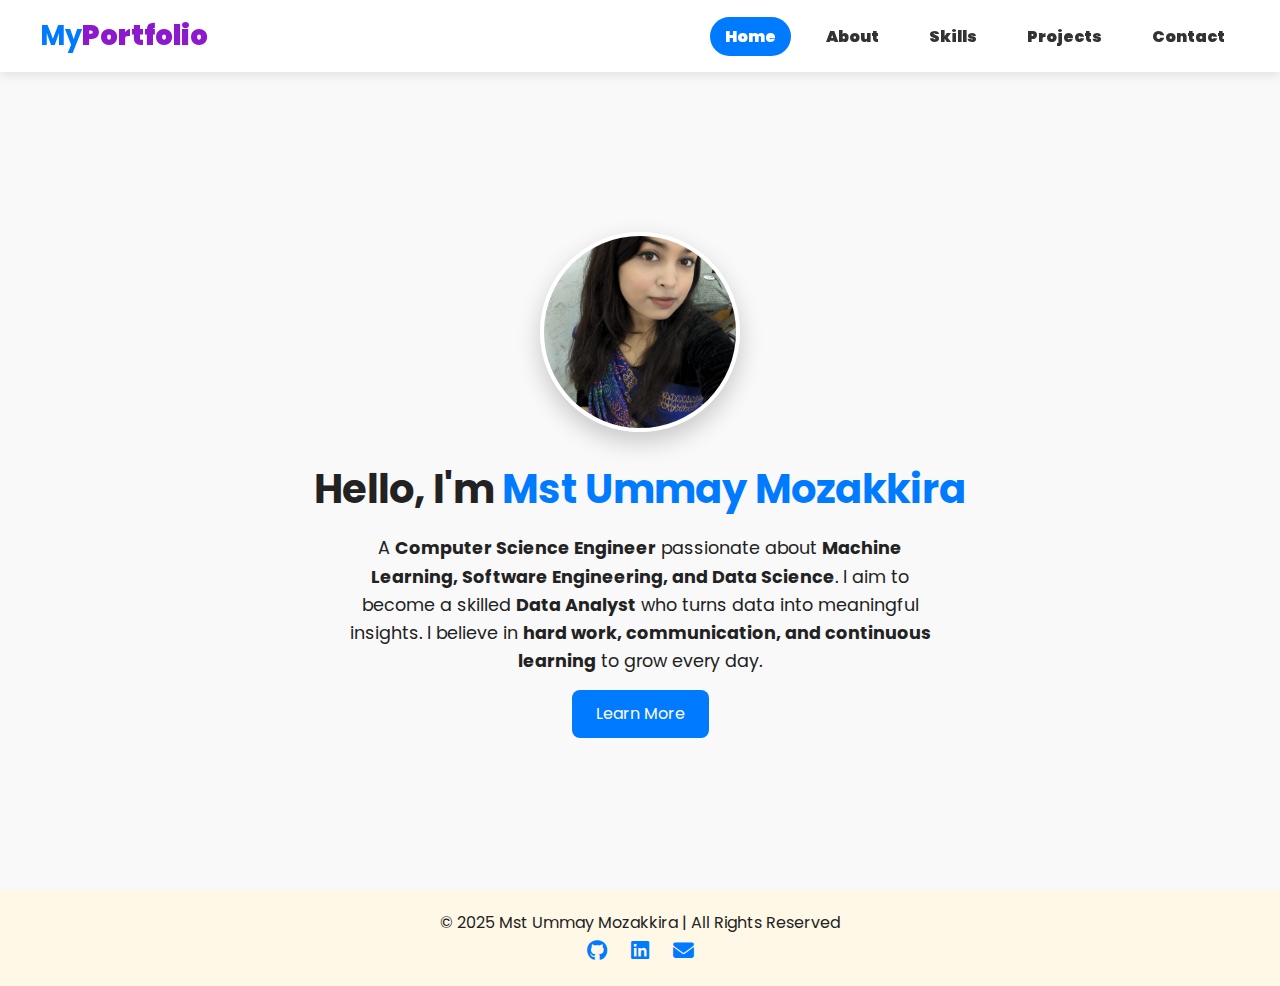
<file: index.html>
<!DOCTYPE html>
<html lang="en">
<head>
  <meta charset="UTF-8" />
  <meta name="viewport" content="width=device-width, initial-scale=1.0" />
  <meta name="description" content="Portfolio of Mst Ummay Mozakkira — Computer Science Engineer passionate about Machine Learning, Software Engineering, and Data Science." />
  <title>Mst Ummay Mozakkira — Portfolio</title>

  <!-- Icons -->
  <link rel="stylesheet" href="https://cdnjs.cloudflare.com/ajax/libs/font-awesome/6.7.1/css/all.min.css" />

  <!-- Main CSS -->
  <link rel="stylesheet" href="style.css" />
</head>
<body>

  <!-- Navigation -->
  <nav>
    <div class="nav-container">
      <div class="logo">My<span><b>Portfolio</b></span></div>

      <div class="hamburger"><i class="fa fa-bars"></i></div>

      <ul class="nav-links">
        <li><a href="index.html" class="active"><b>Home</b></a></li>
        <li><a href="about.html"><b>About</b></a></li>
        <li><a href="skill.html"><b>Skills</b></a></li>
        <li><a href="project.html"><b>Projects</b></a></li>
        <li><a href="contact.html"><b>Contact</b></a></li>
      </ul>
    </div>
  </nav>

  <!-- Hero Section -->
  <section class="hero">
    <div class="hero-image">
      <img src="images/d.jpg" alt="Mst Ummay Mozakkira">
    </div>

    <div class="hero-content">
      <h1>Hello, I'm <span>Mst Ummay Mozakkira</span></h1>

      <p>
        A <b>Computer Science Engineer</b> passionate about
        <b>Machine Learning, Software Engineering, and Data Science</b>.  
        I aim to become a skilled <b>Data Analyst</b> who turns data into meaningful insights.  
        I believe in <b>hard work, communication, and continuous learning</b> to grow every day.
      </p>

      <a href="about.html" class="btn">Learn More</a>
    </div>
  </section>

  <!-- Footer -->
  <footer>
    <p>© 2025 Mst Ummay Mozakkira | All Rights Reserved</p>

    <div class="socials">
      <a href="https://github.com/UmmayMozakkira" target="_blank"><i class="fab fa-github"></i></a>
      <a href="https://www.linkedin.com/in/mst-ummay-mozakkira-a36a51292/" target="_blank"><i class="fab fa-linkedin"></i></a>
      <a href="mailto:mozakkira2205101502@diu.edu.bd"><i class="fa fa-envelope"></i></a>
    </div>
  </footer>

  <script src="script.js"></script>
</body>
</html>
</file>
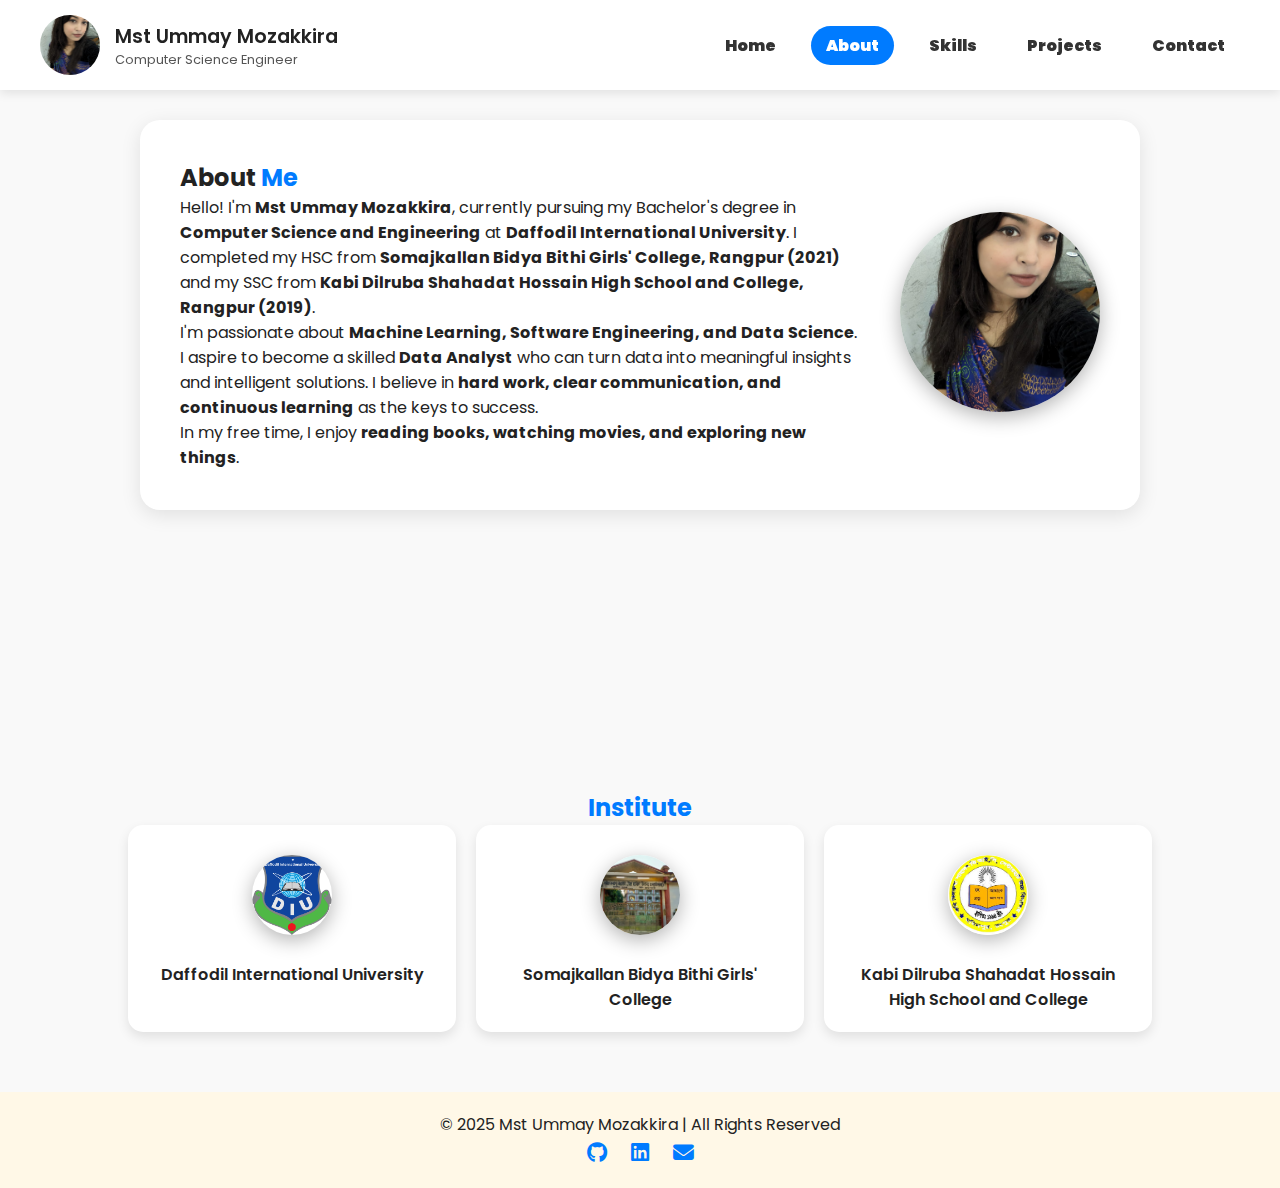
<file: about.html>
<!DOCTYPE html>
<html lang="en">
<head>
  <meta charset="UTF-8" />
  <meta name="viewport" content="width=device-width, initial-scale=1.0" />
  <title>About Me | Mst Ummay Mozakkira</title>
  <link rel="stylesheet" href="style.css" />
  <link rel="stylesheet" href="https://cdnjs.cloudflare.com/ajax/libs/font-awesome/6.7.1/css/all.min.css" />
</head>
<body>
  <nav>
    <div class="nav-container">
      <div class="logo-container">
        <img src="images/d.jpg" alt="Mst Ummay Mozakkira" class="logo-img">
        <div class="logo-text">
          <h1>Mst Ummay Mozakkira</h1>
          <p>Computer Science Engineer</p>
        </div>
      </div>

      <div class="hamburger"><i class="fa fa-bars"></i></div>

      <ul class="nav-links">
        <li><a href="index.html"><b>Home</b></a></li>
        <li><a href="about.html" class="active"><b>About</b></a></li>
        <li><a href="skill.html"><b>Skills</b></a></li>
        <li><a href="project.html"><b>Projects</b></a></li>
        <li><a href="contact.html"><b>Contact</b></a></li>
      </ul>
    </div>
  </nav>

  <section class="about-section">
    <div class="about-container">
      <div class="about-text">
        <h2>About <span>Me</span></h2>
        <p>
          Hello! I'm <b>Mst Ummay Mozakkira</b>, currently pursuing my Bachelor's degree in 
          <b>Computer Science and Engineering</b> at <b>Daffodil International University</b>.
          I completed my HSC from <b>Somajkallan Bidya Bithi Girls' College, Rangpur (2021)</b> 
          and my SSC from <b>Kabi Dilruba Shahadat Hossain High School and College, Rangpur (2019)</b>.
        </p>
        <p>
          I'm passionate about <b>Machine Learning, Software Engineering, and Data Science</b>.  
          I aspire to become a skilled <b>Data Analyst</b> who can turn data into meaningful insights and intelligent solutions.  
          I believe in <b>hard work, clear communication, and continuous learning</b> as the keys to success.
        </p>
        <p>
          In my free time, I enjoy <b>reading books, watching movies, and exploring new things</b>.
        </p>
      </div>

      <div class="about-img">
        <img src="images/d.jpg" alt="Mst Ummay Mozakkira">
      </div>
    </div>
  </section>

  <!-- Institute Section -->
  <section class="projects-section">
    <div class="projects-container">
      <h2><span>Institute</span></h2>
      <div class="projects-grid">
        <div class="project-card">
          <div class="about-img">
            <img src="images/Daffodil_International_University_Monogram.svg.png" alt="DIU">
          </div>
          <h3>Daffodil International University</h3>
        </div>
        <div class="project-card">
          <div class="about-img">
            <img src="images/som.jpg" alt="Somajkallan">
          </div>
          <h3>Somajkallan Bidya Bithi Girls' College</h3>
        </div>
        <div class="project-card">
          <div class="about-img">
            <img src="images/kabi.jpeg" alt="Kabi">
          </div>
          <h3>Kabi Dilruba Shahadat Hossain High School and College</h3>
        </div>
      </div>
    </div>
  </section>

  <footer>
    <p>© 2025 Mst Ummay Mozakkira | All Rights Reserved</p>
    <div class="socials">
      <a href="#" aria-label="GitHub"><i class="fab fa-github"></i></a>
      <a href="#" aria-label="LinkedIn"><i class="fab fa-linkedin"></i></a>
      <a href="#" aria-label="Email"><i class="fa fa-envelope"></i></a>
    </div>
  </footer>

  <script src="script.js"></script>
</body>
</html>
</file>
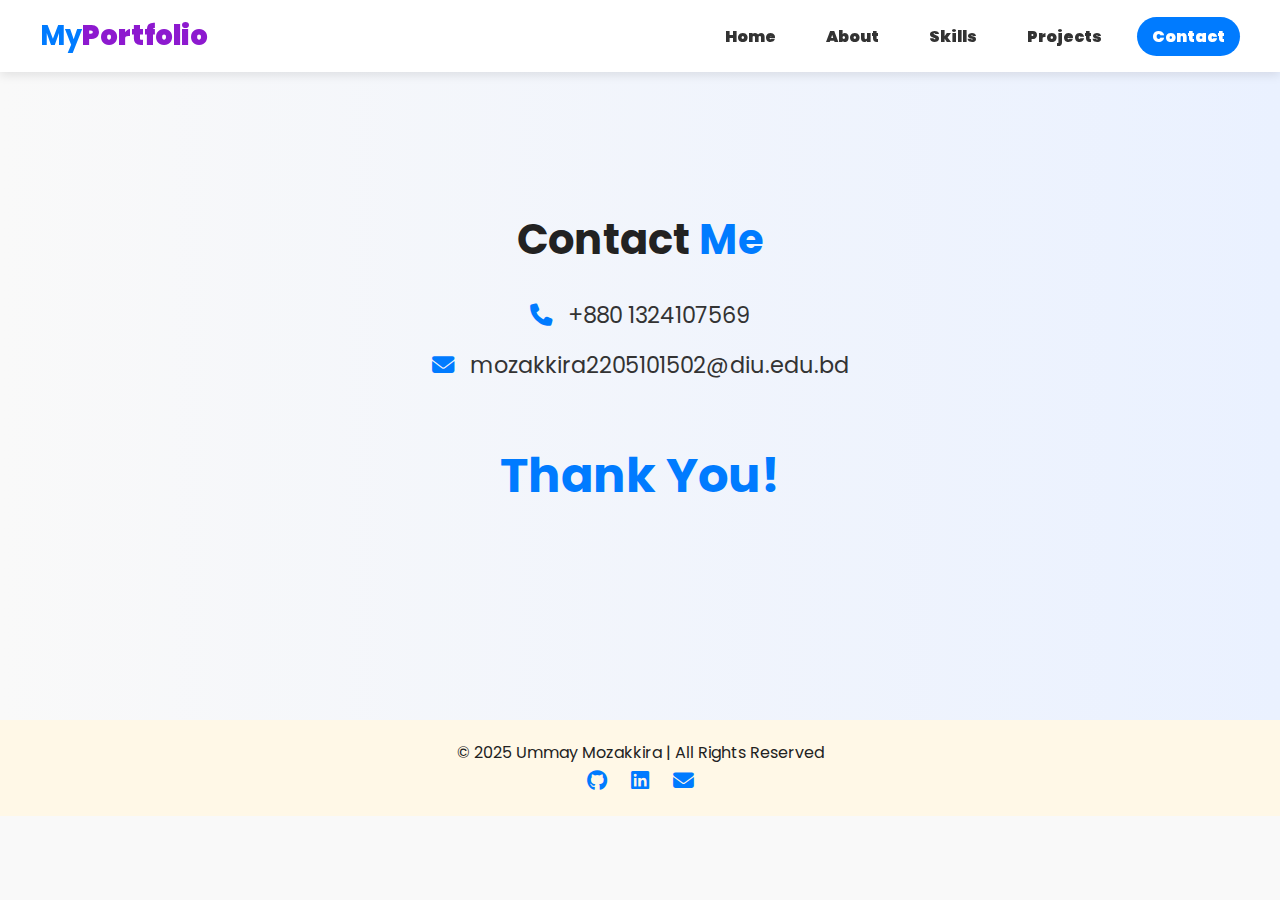
<file: contact.html>
<!DOCTYPE html>
<html lang="en">
<head>
  <meta charset="UTF-8" />
  <meta name="viewport" content="width=device-width, initial-scale=1.0" />
  <meta name="description" content="Portfolio of Ummay Mozakkira — Computer Science Engineer skilled in AI, Data Science, and software projects." />
  <title>Contact | Ummay Mozakkira</title>
  <link rel="stylesheet" href="https://cdnjs.cloudflare.com/ajax/libs/font-awesome/6.7.1/css/all.min.css" />
  <link rel="stylesheet" href="style.css" />
</head>
<body>
  <!-- Navigation -->
  <nav>
    <div class="nav-container">
      <div class="logo">My<span><b>Portfolio</b></span></div>
      <div class="hamburger"><i class="fa fa-bars"></i></div>
      <ul class="nav-links">
        <li><a href="index.html"><b>Home</b></a></li>
        <li><a href="about.html"><b>About</b></a></li>
        <li><a href="skill.html"><b>Skills</b></a></li>
        <li><a href="project.html"><b>Projects</b></a></li>
        <li><a href="contact.html" class="active"><b>Contact</b></a></li>
      </ul>
    </div>
  </nav>

  <!-- Contact Section -->
  <section class="contact-section">
    <h1>Contact <span>Me</span></h1>
    <div class="contact-info">
      <p><i class="fa fa-phone"></i> +880 1324107569</p>
      <p><i class="fa fa-envelope"></i> mozakkira2205101502@diu.edu.bd</p>
    </div>
    <div class="thank-you">Thank You!</div>
  </section>

  <footer>
    <p>© 2025 Ummay Mozakkira | All Rights Reserved</p>
    <div class="socials">
      <a href="https://github.com/UmmayMozakkira" target="_blank" aria-label="GitHub"><i class="fab fa-github"></i></a>
      <a href="https://www.linkedin.com/in/mst-ummay-mozakkira-a36a51292/" target="_blank" aria-label="LinkedIn"><i class="fab fa-linkedin"></i></a>
      <a href="mailto:mozakkira2205101502@diu.edu.bd" aria-label="Email"><i class="fa fa-envelope"></i></a>
    </div>
  </footer>

  <script src="script.js"></script>
</body>
</html>
</file>
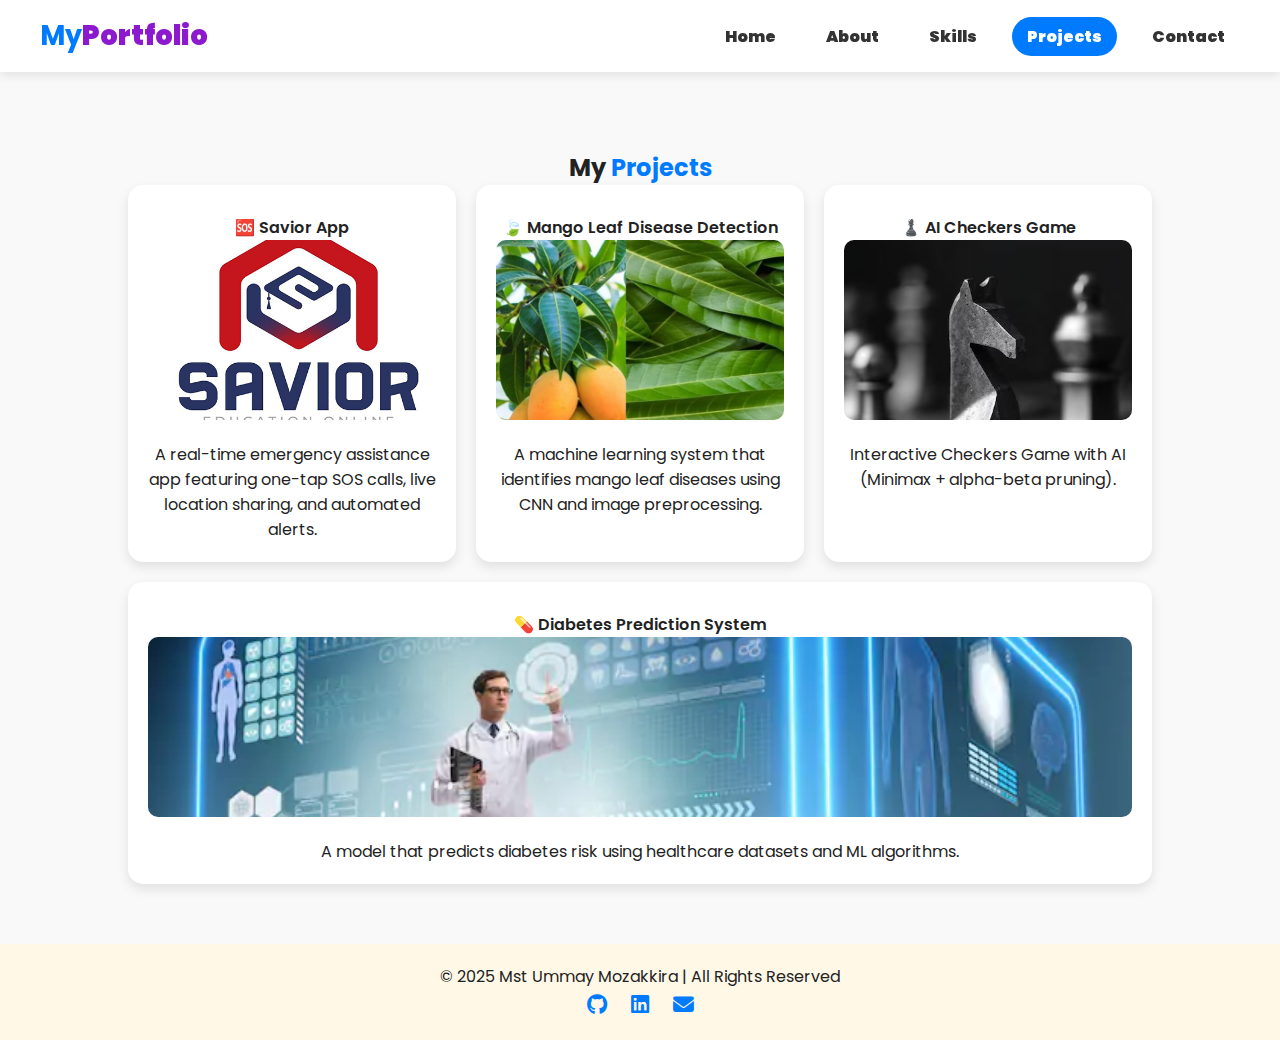
<file: project.html>
<!DOCTYPE html>
<html lang="en">
<head>
  <meta charset="UTF-8" />
  <meta name="viewport" content="width=device-width, initial-scale=1.0" />
  <title>Projects | Mst Ummay Mozakkira</title>

  <link rel="stylesheet" href="https://cdnjs.cloudflare.com/ajax/libs/font-awesome/6.7.1/css/all.min.css" />
  <link rel="stylesheet" href="style.css" />
</head>
<body>
  <!-- Navigation -->
  <nav>
    <div class="nav-container">
      <div class="logo">My<span><b>Portfolio</b></span></div>
      <div class="hamburger"><i class="fa fa-bars"></i></div>
      <ul class="nav-links">
        <li><a href="index.html"><b>Home</b></a></li>
        <li><a href="about.html"><b>About</b></a></li>
        <li><a href="skill.html"><b>Skills</b></a></li>
        <li><a href="project.html" class="active"><b>Projects</b></a></li>
        <li><a href="contact.html"><b>Contact</b></a></li>
      </ul>
    </div>
  </nav>

  <!-- Projects Section -->
  <section class="projects-section">
    <div class="projects-container">

      <h2>My <span>Projects</span></h2>

      <div class="projects-grid">

        <div class="project-card">
          <h3>🆘 Savior App</h3>
          <img src="images/savior.png" alt="Savior Project">
          <p>A real-time emergency assistance app featuring one-tap SOS calls, live location sharing, and automated alerts.</p>
        </div>

        <div class="project-card">
          <h3>🍃 Mango Leaf Disease Detection</h3>
          <img src="images/mango.jpg" alt="Mango Leaf Project">
          <p>A machine learning system that identifies mango leaf diseases using CNN and image preprocessing.</p>
        </div>

        <div class="project-card">
          <h3>♟️ AI Checkers Game</h3>
          <img src="images/game.jpg" alt="AI Checkers Game">
          <p>Interactive Checkers Game with AI (Minimax + alpha-beta pruning).</p>
        </div>

        <div class="project-card">
          <h3>💊 Diabetes Prediction System</h3>
          <img src="images/diab.webp" alt="Diabetes Prediction System">
          <p>A model that predicts diabetes risk using healthcare datasets and ML algorithms.</p>
        </div>

      </div>
    </div>
  </section>

  <footer>
    <p>© 2025 Mst Ummay Mozakkira | All Rights Reserved</p>
    <div class="socials">
      <a href="https://github.com/UmmayMozakkira" target="_blank"><i class="fab fa-github"></i></a>
      <a href="https://www.linkedin.com/in/mst-ummay-mozakkira-a36a51292/" target="_blank"><i class="fab fa-linkedin"></i></a>
      <a href="mailto:mozakkira2205101502@diu.edu.bd"><i class="fa fa-envelope"></i></a>
    </div>
  </footer>

  <script src="script.js"></script>
</body>
</html>
</file>
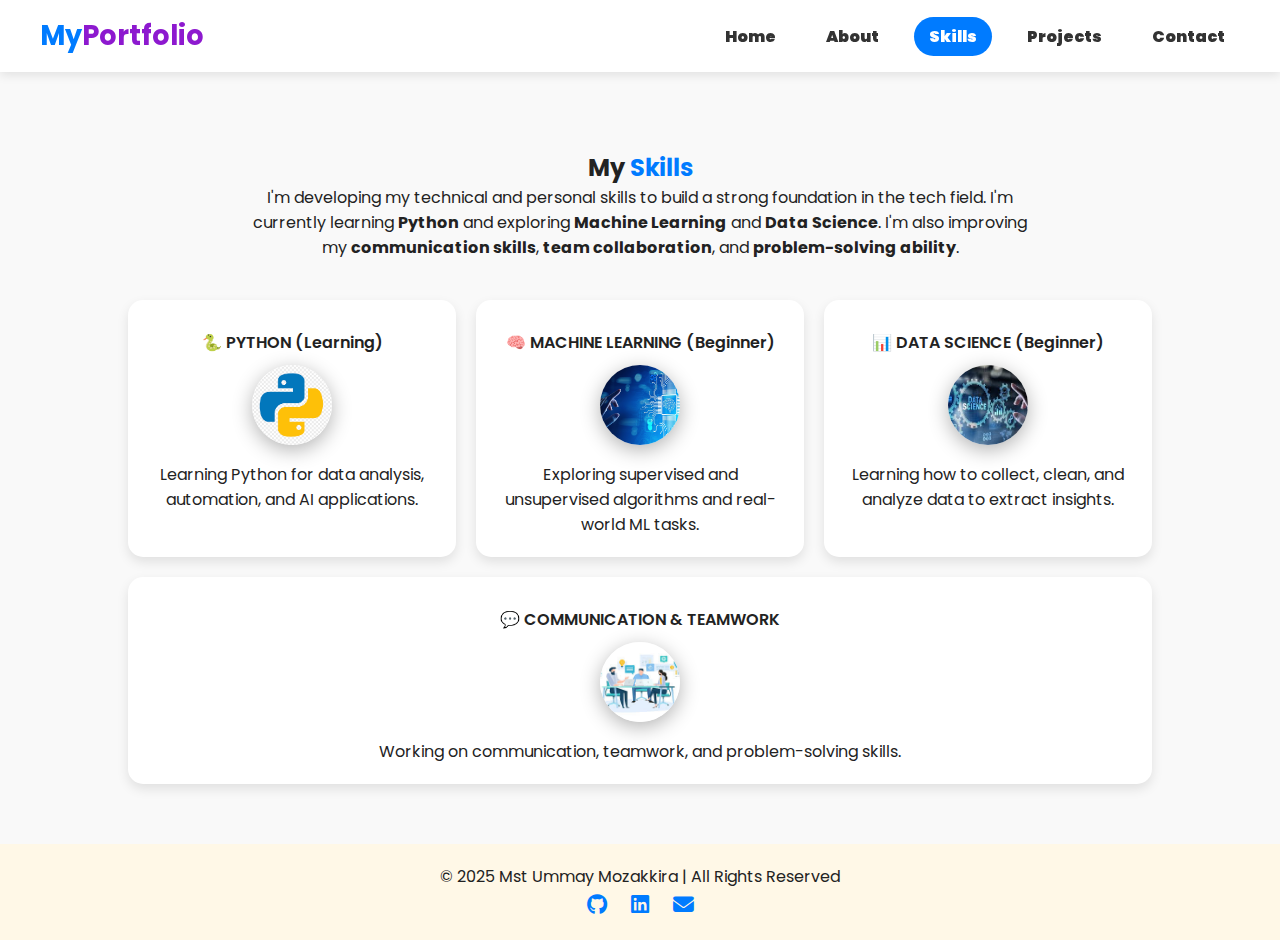
<file: skill.html>
<!DOCTYPE html>
<html lang="en">
<head>
  <meta charset="UTF-8" />
  <meta name="viewport" content="width=device-width, initial-scale=1.0" />
  <title>Skills | Mst Ummay Mozakkira</title>
  <link rel="stylesheet" href="style.css" />
  <link rel="stylesheet" href="https://cdnjs.cloudflare.com/ajax/libs/font-awesome/6.7.1/css/all.min.css" />
</head>
<body>
  <!-- Navigation -->
  <nav>
    <div class="nav-container">
      <div class="logo">My<span>Portfolio</span></div>
      <div class="hamburger"><i class="fa fa-bars"></i></div>
      <ul class="nav-links">
        <li><a href="index.html"><b>Home</b></a></li>
        <li><a href="about.html"><b>About</b></a></li>
        <li><a href="skill.html" class="active"><b>Skills</b></a></li>
        <li><a href="project.html"><b>Projects</b></a></li>
        <li><a href="contact.html"><b>Contact</b></a></li>
      </ul>
    </div>
  </nav>

  <!-- Skills Section -->
  <section class="projects-section">
    <div class="projects-container">
      <h2>My <span>Skills</span></h2>

      <div class="about-text">
        <p>
          I'm developing my technical and personal skills to build a strong foundation in the tech field.  
          I'm currently learning <b>Python</b> and exploring <b>Machine Learning</b> and <b>Data Science</b>.  
          I'm also improving my <b>communication skills</b>, <b>team collaboration</b>, and <b>problem-solving ability</b>.
        </p>
      </div>

      <div class="projects-grid">
        <div class="project-card">
          <h3>🐍 PYTHON (Learning)</h3>
          <div class="about-img">
            <img src="images/python.png" alt="Python">
          </div>
          <p>Learning Python for data analysis, automation, and AI applications.</p>
        </div>

        <div class="project-card">
          <h3>🧠 MACHINE LEARNING (Beginner)</h3>
          <div class="about-img">
            <img src="images/machine.jpg" alt="Machine Learning">
          </div>
          <p>Exploring supervised and unsupervised algorithms and real-world ML tasks.</p>
        </div>

        <div class="project-card">
          <h3>📊 DATA SCIENCE (Beginner)</h3>
          <div class="about-img">
            <img src="images/data.jpeg" alt="Data Science">
          </div>
          <p>Learning how to collect, clean, and analyze data to extract insights.</p>
        </div>

        <div class="project-card">
          <h3>💬 COMMUNICATION & TEAMWORK</h3>
          <div class="about-img">
            <img src="images/com.jpeg" alt="Communication">
          </div>
          <p>Working on communication, teamwork, and problem-solving skills.</p>
        </div>
      </div>
    </div>
  </section>

  <footer>
    <p>© 2025 Mst Ummay Mozakkira | All Rights Reserved</p>
    <div class="socials">
      <a href="https://github.com/UmmayMozakkira" target="_blank"><i class="fab fa-github"></i></a>
      <a href="https://www.linkedin.com/in/mst-ummay-mozakkira-a36a51292/" target="_blank"><i class="fab fa-linkedin"></i></a>
      <a href="mailto:mozakkira2205101502@diu.edu.bd"><i class="fa fa-envelope"></i></a>
    </div>
  </footer>

  <script src="script.js"></script>
</body>
</html>
</file>
<file: style.css>
@import url('https://fonts.googleapis.com/css2?family=Poppins:wght@300;400;600&display=swap');


* {
    margin: 0;
    padding: 0;
    box-sizing: border-box;
    font-family: 'Poppins', sans-serif;
}

body {
    background: #f9f9f9;
    color: #222;
}

nav {
    background: #fff;
    box-shadow: 0px 3px 10px rgba(0,0,0,0.1);
    padding: 15px 40px;
    position: fixed;
    width: 100%;
    top: 0;
    z-index: 100;
}

.nav-container {
    display: flex;
    justify-content: space-between;
    align-items: center;
}
.logo {
    font-size: 1.7rem;
    font-weight: 700;
    color: #007bff;
}

.logo span {
    color: #8d19cf;
}
.logo-container {
    display: flex;
    align-items: center;
}

.logo-container .logo-img {
    width: 60px;
    height: 60px;
    border-radius: 50%;
    object-fit: cover;
     margin-right: 15px;
}

.logo-text h1 {
    font-size: 1.2rem;
    font-weight: 600;
    margin: 0;
}

.logo-text p {
    font-size: 0.8rem;
    color: #555;
    margin: 0;
}


.nav-links {
     list-style: none;
     display: flex;
     gap: 20px;
}

.nav-links li a {
    text-decoration: none;
    font-weight: 600;
    color: #333;
    padding: 8px 15px;
    border-radius: 25px;
    transition: .3s;
}

.nav-links li a:hover,
.nav-links li a.active {
    background: #007bff;
    color: #fff;
    transform: none;
}

.hamburger {
    display: none;
    font-size: 1.5rem;
     cursor: pointer;
}
.hero {
    height: 90vh;
    display: flex;
    flex-direction: column;
    justify-content: center;
    align-items: center;
    text-align: center;
    padding: 1rem;
    margin-top: 80px;
}

.hero-image img {
    width: 200px;
    height: 200px;
    border-radius: 50%;
    object-fit: cover;
    border: 4px solid #fff;
    box-shadow: 0 10px 25px rgba(0,0,0,0.2);
    transition: 0.3s;
}

.hero-image img:hover {
    transform: scale(1.07);
}

.hero h1 {
    font-size: 2.5rem;
    margin-top: 20px;
}

.hero h1 span {
    color: #007bff;
}

.hero p {
    max-width: 600px;
    margin: 15px auto;
    font-size: 1.1rem;
    line-height: 1.6;
}

.btn {
    background: #007bff;
    color: white;
    padding: 0.7rem 1.5rem;
    border-radius: 8px;
    display: inline-block;
    text-decoration: none;
    transition: .3s;
}

.btn:hover {
    background: #0056b3;
}


.about-section {
    padding: 120px 10% 130px 10%;
    display: flex;
    justify-content: center;
}

.about-container {
    max-width: 1000px;
    width: 100%;
    display: flex;
    align-items: center; 
    justify-content: space-between; 
    gap: 40px;
    flex-wrap: wrap;
    background: #fff;
    padding: 40px;
    border-radius: 20px;
    box-shadow: 0 5px 20px rgba(0,0,0,0.1);
}

.about-text {
     flex: 1;
}

.about-text h2 span {
    color: #007bff;
}

.about-img img {
    width: 200px;
    height: 200px;
    border-radius: 50%;
    object-fit: cover;

box-shadow: 0 5px 20px rgba(0,0,0,0.3);
}

.projects-section {
    padding: 150px 10% 60px;
    text-align: center;
}

.projects-container h2 span {
    color: #007bff;
}


.projects-container .about-text {
    max-width: 800px;
    margin: 0 auto 40px;
    text-align: center;
}

.projects-grid {
    display: flex;
    flex-wrap: wrap;
    gap: 20px;
    justify-content: center;
}

.project-card {
    background: #fff;
    padding: 20px;
    border-radius: 15px;
    flex: 1 1 280px;
    box-shadow: 0 5px 12px rgba(0,0,0,0.1);
    transition: 0.3s;
}

.project-card:hover {
    transform: translateY(-5px);
}

.project-card img {
    width: 100%;
    height: 180px;
    object-fit: cover;
    border-radius: 10px;
    margin-bottom: 15px;
}

.project-card .about-img img {
    width: 80px;
    height: 80px;
    object-fit: cover;
    border-radius: 50%;
    margin: 10px auto;
}

.contact-section {
    min-height: 80vh;
    display: flex;
    flex-direction: column;
    justify-content: center;
    align-items: center;
    text-align: center;
    padding: 80px 20px;
    background: linear-gradient(to right, #f9f9f9, #eaf1ff);
}

.contact-section h1 {
    font-size: 2.6rem;
    margin-bottom: 20px;
    font-weight: 700;
}

.contact-section h1 span {
    color: #007bff;
}

.project-card h3 {
    font-size: 1rem;
    margin-top: 10px;
    font-weight: 600;
}

.contact-info {
    font-size: 1.4rem;
    margin-bottom: 50px;
    line-height: 2.2;
    color: #333;
}

.contact-info i {
    color: #007bff;
    margin-right: 10px;
}

.thank-you {
    font-size: 3rem;
    font-weight: bold;
    color: #007bff;
}
footer {
    background: #fff8e7;
    padding: 20px;
    text-align: center;
}

footer .socials a {
    margin: 0 10px;
    font-size: 1.3rem;
    color: #007bff;
    transition: .3s;
}

footer .socials a:hover {
    color: #0056b3;
}

.scrollTopBtn {
    position: fixed;
    bottom: 30px;
    right: 30px;
    background: #007bff;
    color: #fff;
    padding: 12px 15px;
    border: none;
    border-radius: 50%;
    font-size: 20px;
    cursor: pointer;
    display: none;
    box-shadow: 0 5px 15px rgba(0,0,0,0.2);
    transition: 0.3s;
}

.scrollTopBtn:hover {
    background: #0056b3;
}

/* Page Fade Animation */
body {
    opacity: 0;
    transition: opacity 0.8s ease;
}

body.page-loaded {
    opacity: 1;
}

@media (max-width: 768px) {

.nav-links {
    position: absolute;
    top: 70px;
    right: -100%;

    width: 200p;
    background: #fff;

    flex-direction: column;
    padding: 20px 0;
    box-shadow: 0 5px 20px rgba(0,0,0,0.2);
    transition: .3s;
}

.nav-links.open {
    right: 0;
}

.hamburger {
    display: block;
}

.about-container {
    flex-direction: column;
    text-align: center;
}

.hero h1 {
     font-size: 2rem;
    }
}
</file>
